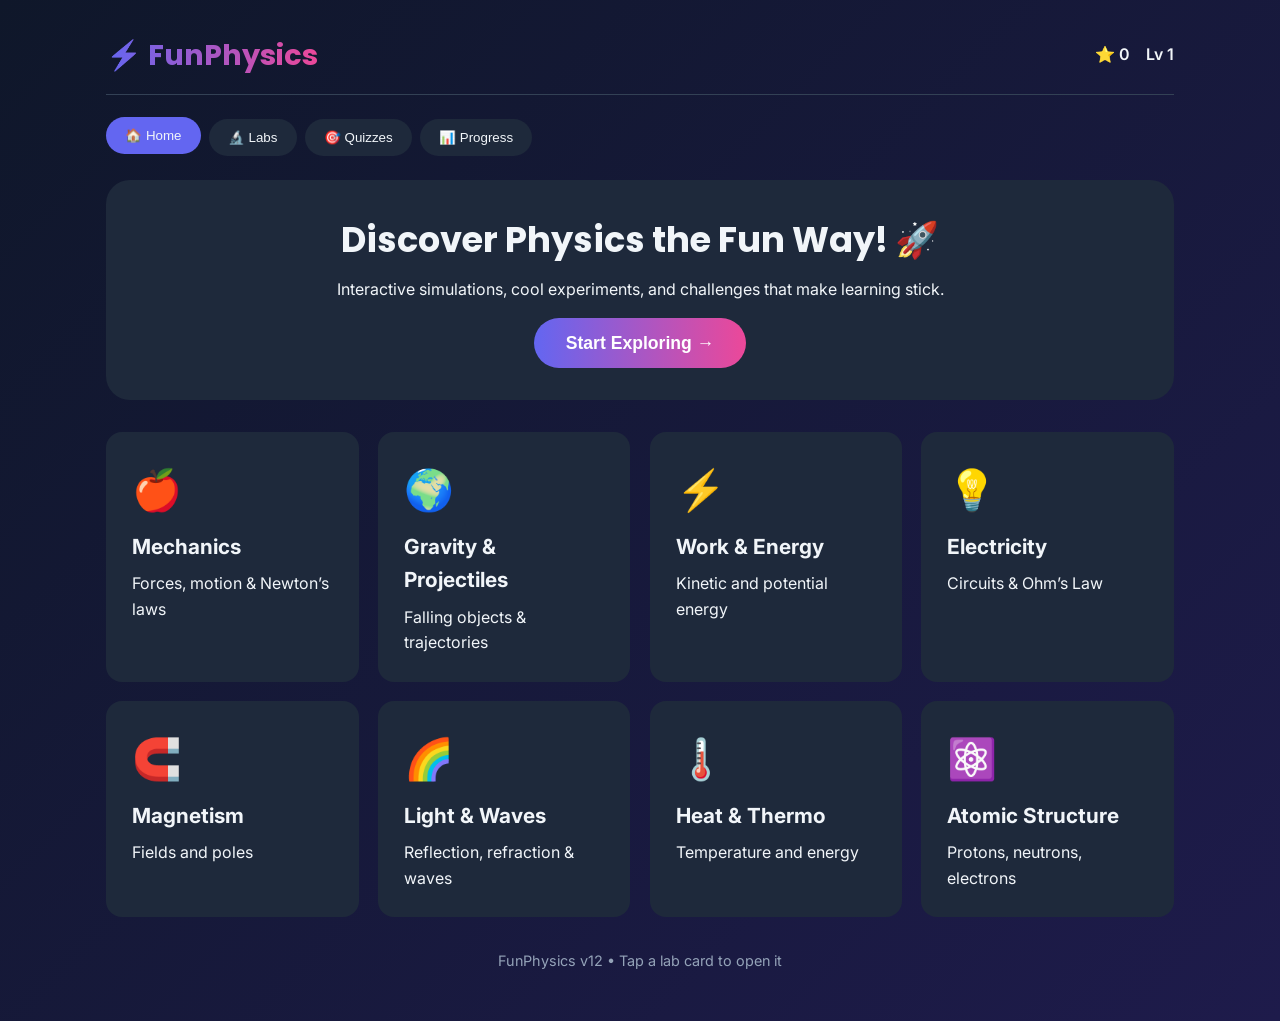
<file: index.html>
<!DOCTYPE html>
<html lang="en">
<head>
  <meta charset="UTF-8">
  <meta name="viewport" content="width=device-width, initial-scale=1.0, maximum-scale=1.0, user-scalable=no">
  <title>FunPhysics - Learn Physics Playfully</title>
  <link rel="manifest" href="manifest.json">
  <meta name="theme-color" content="#6366f1">
  <link rel="stylesheet" href="styles.css?v=12">
  <link href="https://fonts.googleapis.com/css2?family=Poppins:wght@400;600;700&family=Inter:wght@400;500&display=swap" rel="stylesheet">
</head>
<body>
  <div id="app">
    <!-- Header -->
    <header class="header">
      <div class="logo">⚡ FunPhysics</div>
      <div class="stats">
        <span id="points">⭐ 0</span>
        <span id="level">Lv 1</span>
      </div>
    </header>

    <!-- Navigation -->
    <nav class="nav">
      <button type="button" class="nav-btn active" data-section="home">🏠 Home</button>
      <button type="button" class="nav-btn" data-section="simulations">🔬 Labs</button>
      <button type="button" class="nav-btn" data-section="quizzes">🎯 Quizzes</button>
      <button type="button" class="nav-btn" data-section="progress">📊 Progress</button>
    </nav>

    <!-- Main Content -->
    <main id="main-content">
      <!-- Home Section -->
      <section id="home" class="section active">
        <div class="hero">
          <h1>Discover Physics the Fun Way! 🚀</h1>
          <p>Interactive simulations, cool experiments, and challenges that make learning stick.</p>
          <button class="cta-btn" onclick="showSection('simulations')">Start Exploring →</button>
        </div>
        <div class="topics-grid" id="topics-grid">
          <!-- Topics loaded dynamically -->
        </div>
      </section>

      <!-- Simulations Section -->
      <section id="simulations" class="section">
        <h2>Interactive Physics Labs 🧪</h2>
        <div class="sim-list" id="sim-list"></div>
        <div id="sim-container" class="sim-container hidden">
          <button class="back-btn" onclick="closeSim()">← Back to Labs</button>
          <h3 id="sim-title"></h3>
          <div id="sim-canvas-wrapper">
            <canvas id="physics-canvas" width="600" height="400"></canvas>
          </div>
          <div id="sim-controls" class="controls"></div>
          <div id="sim-explanation" class="explanation"></div>
        </div>
      </section>

      <!-- Quizzes Section -->
      <section id="quizzes" class="section">
        <h2>Test Your Knowledge 🎯</h2>
        <div id="quiz-list"></div>
        <div id="quiz-container" class="quiz-container hidden"></div>
      </section>

      <!-- Progress Section -->
      <section id="progress" class="section">
        <h2>Your Progress 📈</h2>
        <div class="progress-stats">
          <div class="stat-card"><h3 id="total-points">0</h3><p>Total Points</p></div>
          <div class="stat-card"><h3 id="completed-sims">0</h3><p>Labs Completed</p></div>
          <div class="stat-card"><h3 id="quiz-score">0%</h3><p>Avg Quiz Score</p></div>
        </div>
        <div id="achievements" class="achievements"></div>
      </section>
    </main>

    <footer>
      <p>FunPhysics v12 • Tap a lab card to open it</p>
    </footer>
  </div>

  <script src="app.js?v=13"></script>
</body>
</html>
</file>
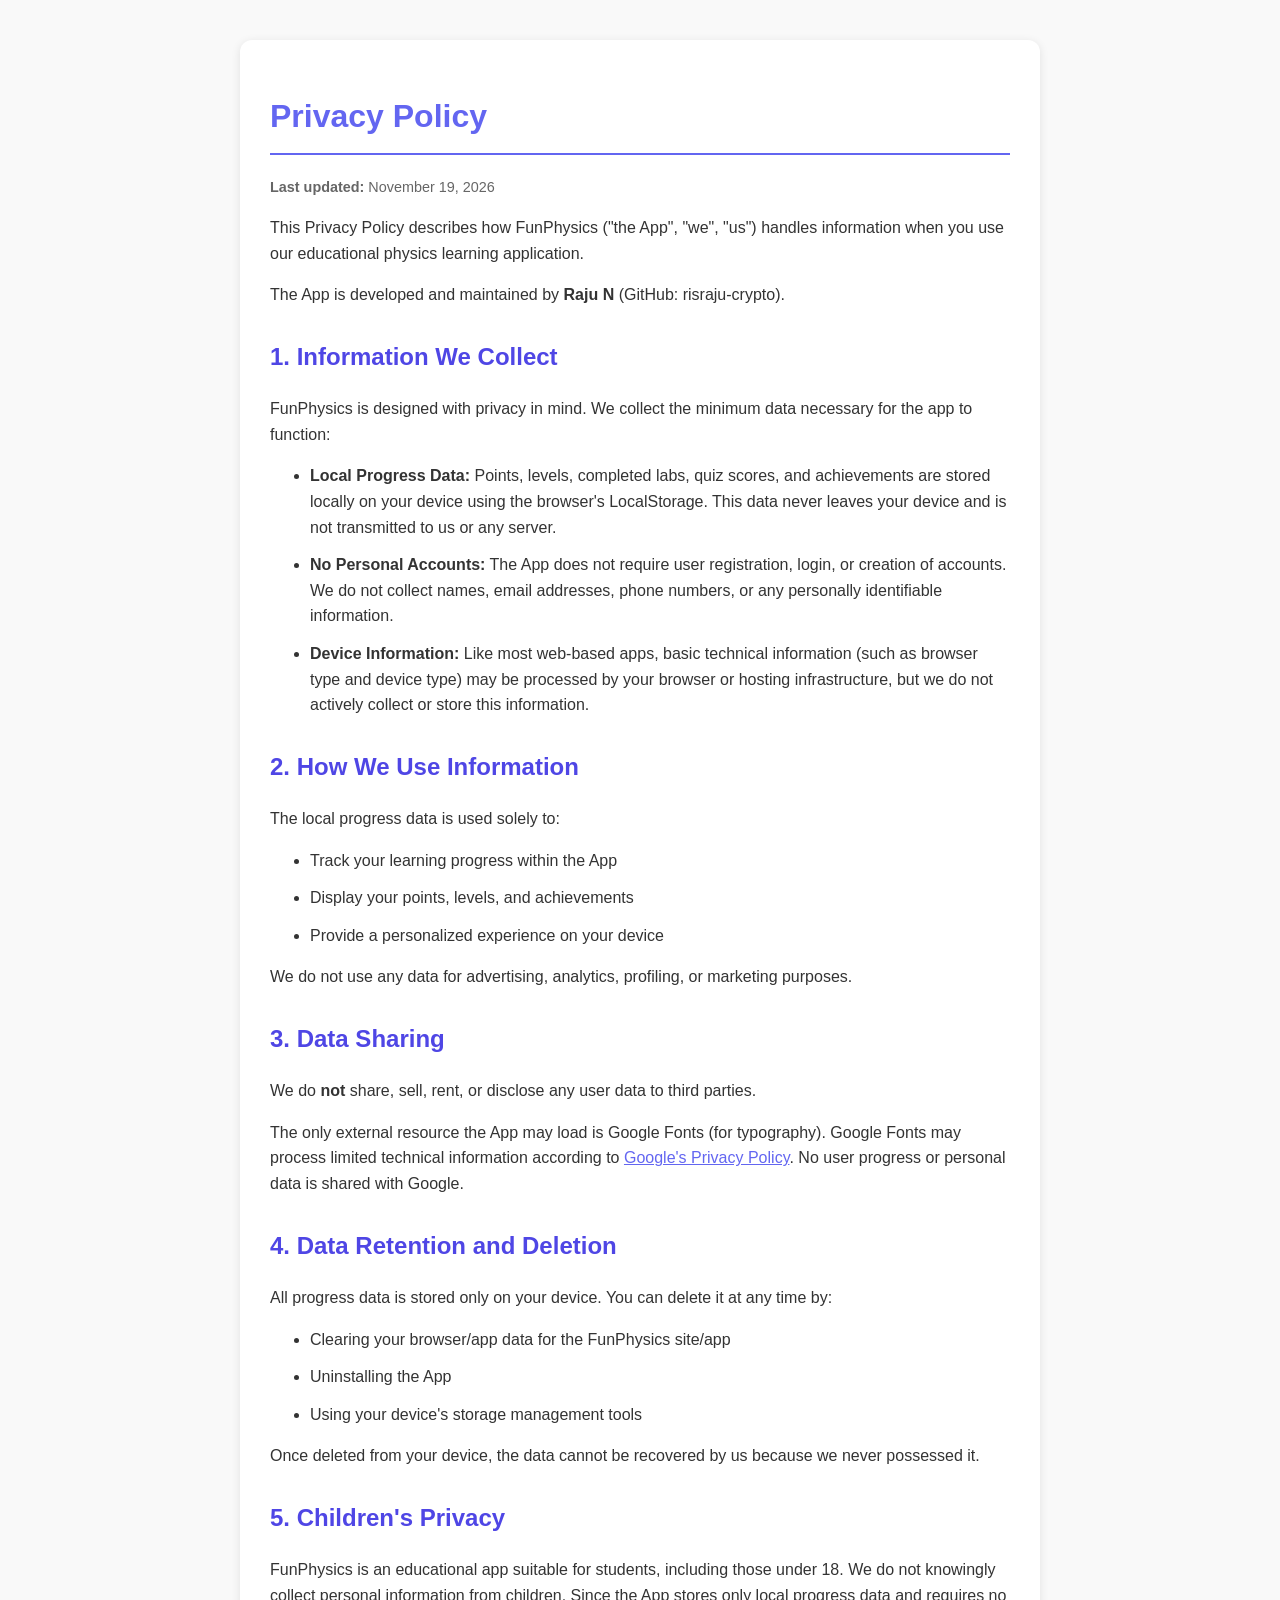
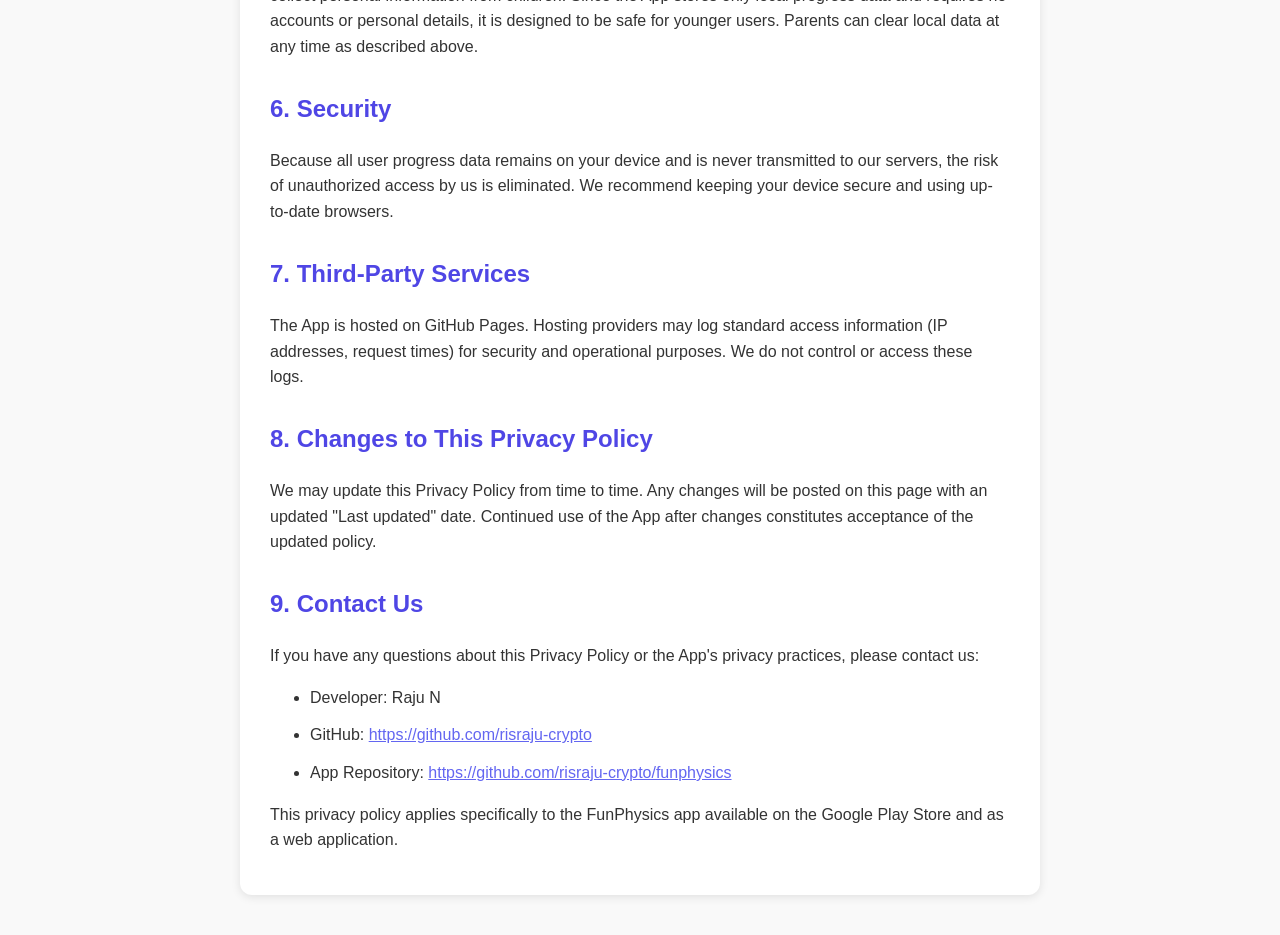
<file: privacy.html>
<!DOCTYPE html>
<html lang="en">
<head>
  <meta charset="UTF-8">
  <meta name="viewport" content="width=device-width, initial-scale=1.0">
  <title>Privacy Policy - FunPhysics</title>
  <style>
    body { font-family: -apple-system, BlinkMacSystemFont, 'Segoe UI', Roboto, sans-serif; line-height: 1.6; max-width: 800px; margin: 40px auto; padding: 0 20px; color: #333; background: #f9f9f9; }
    h1 { color: #6366f1; border-bottom: 2px solid #6366f1; padding-bottom: 10px; }
    h2 { color: #4f46e5; margin-top: 30px; }
    p, li { margin-bottom: 12px; }
    .container { background: white; padding: 30px; border-radius: 12px; box-shadow: 0 2px 10px rgba(0,0,0,0.1); }
    a { color: #6366f1; }
    .last-updated { color: #666; font-size: 0.9em; }
  </style>
</head>
<body>
  <div class="container">
    <h1>Privacy Policy</h1>
    <p class="last-updated"><strong>Last updated:</strong> November 19, 2026</p>
    <p>This Privacy Policy describes how FunPhysics ("the App", "we", "us") handles information when you use our educational physics learning application.</p>
    <p>The App is developed and maintained by <strong>Raju N</strong> (GitHub: risraju-crypto).</p>

    <h2>1. Information We Collect</h2>
    <p>FunPhysics is designed with privacy in mind. We collect the minimum data necessary for the app to function:</p>
    <ul>
      <li><strong>Local Progress Data:</strong> Points, levels, completed labs, quiz scores, and achievements are stored locally on your device using the browser's LocalStorage. This data never leaves your device and is not transmitted to us or any server.</li>
      <li><strong>No Personal Accounts:</strong> The App does not require user registration, login, or creation of accounts. We do not collect names, email addresses, phone numbers, or any personally identifiable information.</li>
      <li><strong>Device Information:</strong> Like most web-based apps, basic technical information (such as browser type and device type) may be processed by your browser or hosting infrastructure, but we do not actively collect or store this information.</li>
    </ul>

    <h2>2. How We Use Information</h2>
    <p>The local progress data is used solely to:</p>
    <ul>
      <li>Track your learning progress within the App</li>
      <li>Display your points, levels, and achievements</li>
      <li>Provide a personalized experience on your device</li>
    </ul>
    <p>We do not use any data for advertising, analytics, profiling, or marketing purposes.</p>

    <h2>3. Data Sharing</h2>
    <p>We do <strong>not</strong> share, sell, rent, or disclose any user data to third parties.</p>
    <p>The only external resource the App may load is Google Fonts (for typography). Google Fonts may process limited technical information according to <a href="https://policies.google.com/privacy" target="_blank">Google's Privacy Policy</a>. No user progress or personal data is shared with Google.</p>

    <h2>4. Data Retention and Deletion</h2>
    <p>All progress data is stored only on your device. You can delete it at any time by:</p>
    <ul>
      <li>Clearing your browser/app data for the FunPhysics site/app</li>
      <li>Uninstalling the App</li>
      <li>Using your device's storage management tools</li>
    </ul>
    <p>Once deleted from your device, the data cannot be recovered by us because we never possessed it.</p>

    <h2>5. Children's Privacy</h2>
    <p>FunPhysics is an educational app suitable for students, including those under 18. We do not knowingly collect personal information from children. Since the App stores only local progress data and requires no accounts or personal details, it is designed to be safe for younger users. Parents can clear local data at any time as described above.</p>

    <h2>6. Security</h2>
    <p>Because all user progress data remains on your device and is never transmitted to our servers, the risk of unauthorized access by us is eliminated. We recommend keeping your device secure and using up-to-date browsers.</p>

    <h2>7. Third-Party Services</h2>
    <p>The App is hosted on GitHub Pages. Hosting providers may log standard access information (IP addresses, request times) for security and operational purposes. We do not control or access these logs.</p>

    <h2>8. Changes to This Privacy Policy</h2>
    <p>We may update this Privacy Policy from time to time. Any changes will be posted on this page with an updated "Last updated" date. Continued use of the App after changes constitutes acceptance of the updated policy.</p>

    <h2>9. Contact Us</h2>
    <p>If you have any questions about this Privacy Policy or the App's privacy practices, please contact us:</p>
    <ul>
      <li>Developer: Raju N</li>
      <li>GitHub: <a href="https://github.com/risraju-crypto" target="_blank">https://github.com/risraju-crypto</a></li>
      <li>App Repository: <a href="https://github.com/risraju-crypto/funphysics" target="_blank">https://github.com/risraju-crypto/funphysics</a></li>
    </ul>

    <p>This privacy policy applies specifically to the FunPhysics app available on the Google Play Store and as a web application.</p>
  </div>
</body>
</html>
</file>
<file: styles.css>
:root {
  --primary: #6366f1;
  --primary-dark: #4f46e5;
  --secondary: #ec4899;
  --bg: #0f172a;
  --card: #1e293b;
  --text: #f1f5f9;
  --muted: #94a3b8;
  --success: #10b981;
  --warning: #f59e0b;
}

* {
  box-sizing: border-box;
  margin: 0;
  padding: 0;
}

body {
  font-family: 'Inter', sans-serif;
  background: linear-gradient(135deg, #0f172a 0%, #1e1b4b 100%);
  color: var(--text);
  min-height: 100vh;
  line-height: 1.6;
}

#app {
  max-width: 1100px;
  margin: 0 auto;
  padding: 1rem;
}

.header {
  display: flex;
  justify-content: space-between;
  align-items: center;
  padding: 1rem 0;
  border-bottom: 1px solid #334155;
}

.logo {
  font-family: 'Poppins', sans-serif;
  font-size: 1.8rem;
  font-weight: 700;
  background: linear-gradient(90deg, var(--primary), var(--secondary));
  -webkit-background-clip: text;
  -webkit-text-fill-color: transparent;
}

.stats {
  display: flex;
  gap: 1rem;
  font-weight: 600;
}

.nav {
  display: flex;
  gap: 0.5rem;
  margin: 1.5rem 0;
  flex-wrap: wrap;
}

.nav-btn {
  background: var(--card);
  border: none;
  color: var(--text);
  padding: 0.7rem 1.2rem;
  border-radius: 9999px;
  cursor: pointer;
  font-weight: 500;
  transition: all 0.2s;
}

.nav-btn.active, .nav-btn:hover {
  background: var(--primary);
  transform: translateY(-2px);
}

.section {
  display: none;
  animation: fadeIn 0.3s ease;
}

.section.active {
  display: block;
}

@keyframes fadeIn {
  from { opacity: 0; transform: translateY(10px); }
  to { opacity: 1; transform: translateY(0); }
}

.hero {
  text-align: center;
  padding: 2rem 1rem;
  background: var(--card);
  border-radius: 1.5rem;
  margin-bottom: 2rem;
}

.hero h1 {
  font-family: 'Poppins', sans-serif;
  font-size: 2.2rem;
  margin-bottom: 0.5rem;
}

.cta-btn {
  background: linear-gradient(90deg, var(--primary), var(--secondary));
  color: white;
  border: none;
  padding: 0.9rem 2rem;
  border-radius: 9999px;
  font-size: 1.1rem;
  font-weight: 600;
  cursor: pointer;
  margin-top: 1rem;
  transition: transform 0.2s;
}

.cta-btn:hover {
  transform: scale(1.05);
}

.topics-grid {
  display: grid;
  grid-template-columns: repeat(auto-fill, minmax(250px, 1fr));
  gap: 1.2rem;
}

.topic-card {
  background: var(--card);
  border-radius: 1rem;
  padding: 1.5rem;
  cursor: pointer;
  transition: all 0.3s;
  border: 2px solid transparent;
}

.topic-card:hover {
  transform: translateY(-5px);
  border-color: var(--primary);
  box-shadow: 0 10px 25px rgba(99, 102, 241, 0.3);
}

.topic-card h3 {
  font-size: 1.3rem;
  margin-bottom: 0.5rem;
}

.topic-card .emoji {
  font-size: 2.5rem;
  margin-bottom: 0.5rem;
  display: block;
}

.sim-list {
  display: grid;
  grid-template-columns: repeat(auto-fill, minmax(280px, 1fr));
  gap: 1rem;
  margin-bottom: 2rem;
}

.sim-card {
  background: var(--card);
  padding: 1.2rem;
  border-radius: 1rem;
  cursor: pointer;
  transition: 0.2s;
  border: none;
  color: inherit;
  font: inherit;
  text-align: left;
  width: 100%;
}

.sim-card:hover {
  background: #334155;
}

.sim-container {
  background: var(--card);
  padding: 1.5rem;
  border-radius: 1rem;
}

.hidden {
  display: none !important;
}

.sim-container.hidden, .quiz-container.hidden {
  display: none !important;
}

#physics-canvas {
  background: #0f172a;
  border-radius: 0.8rem;
  max-width: 100%;
  height: auto;
  border: 2px solid #334155;
}

.controls {
  margin: 1rem 0;
  display: flex;
  flex-wrap: wrap;
  gap: 1rem;
  align-items: center;
}

.controls label {
  display: flex;
  flex-direction: column;
  font-size: 0.9rem;
  color: var(--muted);
}

.controls input[type="range"] {
  width: 150px;
}

.btn {
  background: var(--primary);
  color: white;
  border: none;
  padding: 0.6rem 1.2rem;
  border-radius: 0.5rem;
  cursor: pointer;
  font-weight: 500;
}

.btn:hover {
  background: var(--primary-dark);
}

.back-btn {
  background: transparent;
  color: var(--primary);
  border: 1px solid var(--primary);
  padding: 0.5rem 1rem;
  border-radius: 0.5rem;
  margin-bottom: 1rem;
  cursor: pointer;
}

.explanation {
  background: #1e293b;
  padding: 1rem;
  border-radius: 0.8rem;
  margin-top: 1rem;
  border-left: 4px solid var(--primary);
}

.progress-stats {
  display: grid;
  grid-template-columns: repeat(auto-fit, minmax(150px, 1fr));
  gap: 1rem;
  margin-bottom: 2rem;
}

.stat-card {
  background: var(--card);
  padding: 1.5rem;
  border-radius: 1rem;
  text-align: center;
}

.stat-card h3 {
  font-size: 2rem;
  color: var(--primary);
}

.achievements {
  display: flex;
  flex-wrap: wrap;
  gap: 1rem;
}

.badge {
  background: #334155;
  padding: 0.8rem 1rem;
  border-radius: 9999px;
  font-size: 0.9rem;
}

.badge.unlocked {
  background: var(--success);
  color: #0f172a;
  font-weight: 600;
}

.quiz-card {
  background: var(--card);
  padding: 1.5rem;
  border-radius: 1rem;
  margin-bottom: 1rem;
}

.option-btn {
  display: block;
  width: 100%;
  text-align: left;
  background: #334155;
  border: none;
  color: var(--text);
  padding: 0.8rem 1rem;
  margin: 0.5rem 0;
  border-radius: 0.5rem;
  cursor: pointer;
}

.option-btn:hover {
  background: var(--primary);
}

.option-btn.correct {
  background: var(--success);
  color: #0f172a;
}

.option-btn.wrong {
  background: #ef4444;
}

footer {
  text-align: center;
  padding: 2rem 0;
  color: var(--muted);
  font-size: 0.9rem;
}

.light-theme {
  --bg: #f8fafc;
  --card: #ffffff;
  --text: #0f172a;
  --muted: #475569;
}

.light-theme body,
body.light-theme {
  background: linear-gradient(135deg, #f1f5f9 0%, #e2e8f0 100%);
  color: var(--text);
}

.light-theme .header {
  border-bottom-color: #e2e8f0;
}

.light-theme .nav-btn {
  background: #e2e8f0;
  color: #0f172a;
}

.light-theme .section,
.light-theme .hero,
.light-theme .topic-card,
.light-theme .sim-card,
.light-theme .quiz-card,
.light-theme .stat-card,
.light-theme .explanation {
  background: var(--card);
  color: var(--text);
}

.light-theme #physics-canvas {
  background: #f1f5f9;
  border-color: #cbd5e1;
}
</file>
